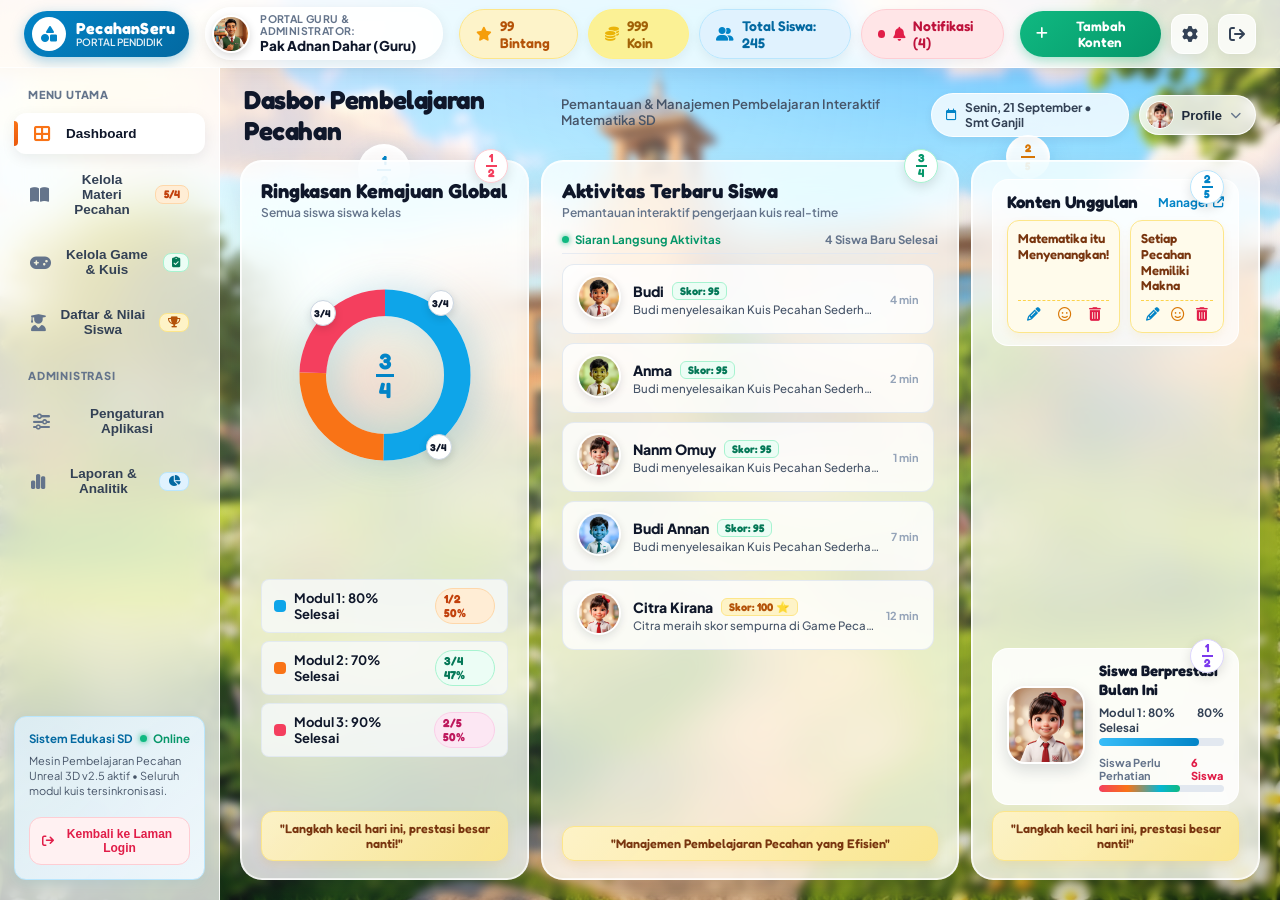
<file: admin.html>
<!DOCTYPE html>
<html lang="id">
<head>
  <meta charset="UTF-8">
  <meta name="viewport" content="width=device-width, initial-scale=1.0">
  <title>Dasbor Guru &amp; Administrator - PecahanSeru</title>
  <meta name="description" content="Full-screen teacher admin dashboard for children's educational math game about fractions, 3D cartoon style with frosted glassmorphism panels.">

  <!-- Google Fonts: Fredoka & Plus Jakarta Sans -->
  <link rel="preconnect" href="https://fonts.googleapis.com">
  <link rel="preconnect" href="https://fonts.gstatic.com" crossorigin>
  <link href="https://fonts.googleapis.com/css2?family=Fredoka:wght@400;500;600;700&family=Plus+Jakarta+Sans:wght@400;500;600;700;800&display=swap" rel="stylesheet">

  <!-- Font Awesome 6.5.1 -->
  <link rel="stylesheet" href="https://cdnjs.cloudflare.com/ajax/libs/font-awesome/6.5.1/css/all.min.css">

  <style>
    :root {
      --primary: #0284c7;
      --primary-dark: #0369a1;
      --accent-orange: #f97316;
      --accent-pink: #f43f5e;
      --accent-green: #10b981;
      --accent-yellow: #f59e0b;
      --accent-purple: #8b5cf6;
      --text-main: #0f172a;
      --text-sub: #475569;
      --text-muted: #64748b;
      --glass-bg: rgba(255, 255, 255, 0.78);
      --glass-bg-subtle: rgba(255, 255, 255, 0.65);
      --glass-bg-hover: rgba(255, 255, 255, 0.92);
      --glass-border: rgba(255, 255, 255, 0.85);
      --glass-border-subtle: rgba(255, 255, 255, 0.5);
      --glass-shadow: 0 12px 32px -4px rgba(15, 23, 42, 0.12), 0 0 0 1px rgba(255, 255, 255, 0.7) inset;
      --glass-shadow-hover: 0 18px 40px -4px rgba(15, 23, 42, 0.18), 0 0 0 1px rgba(255, 255, 255, 0.9) inset;
      --radius-xl: 22px;
      --radius-lg: 16px;
      --radius-md: 12px;
      --radius-sm: 8px;
    }

    * {
      box-sizing: border-box;
      margin: 0;
      padding: 0;
    }

    html, body {
      width: 100%;
      height: 100%;
      overflow: hidden;
      font-family: 'Plus Jakarta Sans', sans-serif;
      color: var(--text-main);
      background-color: #38bdf8;
    }

    /* ======================================================== */
    /* 3D SCENIC GARDEN BACKGROUND LAYER                        */
    /* ======================================================== */
    .bg-canvas-container {
      position: fixed;
      inset: 0;
      z-index: 0;
      pointer-events: none;
      overflow: hidden;
    }

    .bg-garden-img {
      width: 100%;
      height: 100%;
      object-fit: cover;
      object-position: center 72%;
      filter: saturate(1.15) brightness(1.02);
      transform: scale(1.02);
      animation: gentlePan 40s ease-in-out infinite alternate;
    }

    @keyframes gentlePan {
      0% { transform: scale(1.02) translate(0, 0); }
      100% { transform: scale(1.05) translate(-14px, -8px); }
    }

    .bg-frosted-overlay {
      position: absolute;
      inset: 0;
      background: radial-gradient(circle at 50% 10%, rgba(255, 255, 255, 0.3) 0%, rgba(240, 249, 255, 0.15) 60%, rgba(15, 23, 42, 0.25) 100%);
      backdrop-filter: blur(4px);
    }

    /* Floating Math Fraction Bubbles */
    .float-fraction-bubble {
      position: absolute;
      display: flex;
      flex-direction: column;
      align-items: center;
      justify-content: center;
      font-family: 'Fredoka', sans-serif;
      font-weight: 700;
      background: rgba(255, 255, 255, 0.88);
      border: 2px solid rgba(255, 255, 255, 0.95);
      border-radius: 50%;
      box-shadow: 0 10px 25px rgba(2, 132, 199, 0.22), inset 0 2px 4px rgba(255, 255, 255, 0.9);
      backdrop-filter: blur(10px);
      z-index: 1;
      pointer-events: none;
      user-select: none;
      animation: floatDrift 8s ease-in-out infinite alternate;
    }

    .float-fraction-bubble span.divider-bar {
      width: 14px;
      height: 2px;
      background: currentColor;
      margin: 1px 0;
    }

    .f-bubble-1 { width: 52px; height: 52px; font-size: 13px; color: #0284c7; top: 16%; left: 28%; animation-delay: 0s; }
    .f-bubble-2 { width: 46px; height: 46px; font-size: 12px; color: #059669; top: 22%; left: 56%; animation-delay: 2s; }
    .f-bubble-3 { width: 44px; height: 44px; font-size: 11px; color: #d97706; top: 15%; right: 18%; animation-delay: 3.5s; }
    .f-bubble-4 { width: 48px; height: 48px; font-size: 12px; color: #7c3aed; bottom: 8%; right: 4%; animation-delay: 1.2s; }

    @keyframes floatDrift {
      0% { transform: translateY(0) rotate(0deg); }
      50% { transform: translateY(-16px) rotate(5deg); }
      100% { transform: translateY(8px) rotate(-4deg); }
    }

    /* ======================================================== */
    /* FULL-SCREEN APPLICATION SHELL                            */
    /* ======================================================== */
    .app-viewport-shell {
      position: relative;
      z-index: 2;
      width: 100vw;
      height: 100vh;
      display: flex;
      flex-direction: column;
      overflow: hidden;
    }

    /* ======================================================== */
    /* 1. CONTINUOUS EDGE-TO-EDGE TOP HEADER BAR                */
    /* ======================================================== */
    .continuous-topbar {
      width: 100%;
      height: 68px;
      flex-shrink: 0;
      background: rgba(255, 255, 255, 0.82);
      backdrop-filter: blur(24px) saturate(180%);
      border-bottom: 1.5px solid var(--glass-border);
      box-shadow: 0 4px 20px rgba(15, 23, 42, 0.08);
      display: flex;
      align-items: center;
      justify-content: space-between;
      padding: 0 24px;
      gap: 16px;
    }

    .topbar-left-cluster {
      display: flex;
      align-items: center;
      gap: 16px;
    }

    /* App Brand Pill */
    .brand-logo-pill {
      display: flex;
      align-items: center;
      gap: 10px;
      padding: 6px 14px 6px 8px;
      background: linear-gradient(135deg, #0284c7, #0369a1);
      border-radius: 999px;
      color: #fff;
      text-decoration: none;
      box-shadow: 0 4px 14px rgba(2, 132, 199, 0.35);
      transition: transform 0.2s cubic-bezier(0.34, 1.56, 0.64, 1);
    }

    .brand-logo-pill:hover {
      transform: scale(1.03);
    }

    .brand-icon-wrap {
      width: 34px;
      height: 34px;
      border-radius: 50%;
      background: #fff;
      color: #0284c7;
      display: flex;
      align-items: center;
      justify-content: center;
      font-size: 16px;
      font-weight: 800;
    }

    .brand-text-wrap {
      display: flex;
      flex-direction: column;
      line-height: 1.15;
    }

    .brand-title {
      font-family: 'Fredoka', sans-serif;
      font-size: 16px;
      font-weight: 700;
      letter-spacing: 0.2px;
    }

    .brand-tag {
      font-size: 10px;
      font-weight: 600;
      opacity: 0.9;
    }

    /* Teacher Profile Pill */
    .teacher-badge-pill {
      display: flex;
      align-items: center;
      gap: 10px;
      padding: 5px 16px 5px 6px;
      background: var(--glass-bg);
      backdrop-filter: blur(12px);
      border: 1.5px solid var(--glass-border);
      border-radius: 999px;
      box-shadow: 0 4px 14px rgba(15, 23, 42, 0.08);
    }

    .teacher-avatar-circle {
      width: 38px;
      height: 38px;
      border-radius: 50%;
      object-fit: cover;
      border: 2px solid #fff;
      box-shadow: 0 3px 8px rgba(0, 0, 0, 0.15);
      background: #e2e8f0;
    }

    .teacher-info-text {
      display: flex;
      flex-direction: column;
      line-height: 1.2;
    }

    .teacher-role-tag {
      font-size: 10.5px;
      font-weight: 700;
      color: var(--text-muted);
      text-transform: uppercase;
      letter-spacing: 0.4px;
    }

    .teacher-fullname {
      font-size: 13.5px;
      font-weight: 800;
      color: var(--text-main);
    }

    /* Topbar Center Stats */
    .topbar-stats-cluster {
      display: flex;
      align-items: center;
      gap: 10px;
    }

    .metric-pill-btn {
      display: inline-flex;
      align-items: center;
      gap: 8px;
      padding: 7px 16px;
      border-radius: 999px;
      font-family: 'Fredoka', sans-serif;
      font-size: 14px;
      font-weight: 600;
      border: 1.5px solid;
      box-shadow: 0 4px 12px rgba(15, 23, 42, 0.06);
      transition: all 0.2s cubic-bezier(0.34, 1.56, 0.64, 1);
      cursor: default;
    }

    .metric-pill-btn:hover {
      transform: translateY(-2px);
    }

    .metric-star {
      background: rgba(254, 243, 199, 0.95);
      border-color: #fde68a;
      color: #b45309;
    }

    .metric-coin {
      background: rgba(254, 240, 138, 0.9);
      border-color: #fef08a;
      color: #a16207;
    }

    .metric-students {
      background: rgba(224, 242, 254, 0.95);
      border-color: #bae6fd;
      color: #0369a1;
    }

    .metric-notif {
      background: rgba(255, 228, 230, 0.95);
      border-color: #fecdd3;
      color: #be123c;
      cursor: pointer;
      position: relative;
    }

    .metric-notif:hover {
      background: #ffe4e6;
      box-shadow: 0 6px 16px rgba(225, 29, 72, 0.2);
    }

    .notif-badge-pulse {
      width: 8px;
      height: 8px;
      border-radius: 50%;
      background: #e11d48;
      box-shadow: 0 0 0 0 rgba(225, 29, 72, 0.7);
      animation: pulseAlert 1.8s infinite;
    }

    @keyframes pulseAlert {
      0% { box-shadow: 0 0 0 0 rgba(225, 29, 72, 0.7); }
      70% { box-shadow: 0 0 0 7px rgba(225, 29, 72, 0); }
      100% { box-shadow: 0 0 0 0 rgba(225, 29, 72, 0); }
    }

    /* Topbar Right Actions */
    .topbar-right-cluster {
      display: flex;
      align-items: center;
      gap: 10px;
    }

    .topbar-search-box {
      display: flex;
      align-items: center;
      gap: 8px;
      padding: 6px 14px;
      background: rgba(255, 255, 255, 0.9);
      border: 1.5px solid var(--glass-border);
      border-radius: 999px;
      box-shadow: inset 0 2px 4px rgba(0, 0, 0, 0.04);
      width: 200px;
      transition: width 0.2s ease, border-color 0.2s ease;
    }

    .topbar-search-box:focus-within {
      width: 250px;
      border-color: var(--primary);
      background: #fff;
    }

    .topbar-search-box input {
      border: none;
      background: transparent;
      outline: none;
      font-size: 13px;
      font-weight: 600;
      color: var(--text-main);
      width: 100%;
    }

    .btn-create-content {
      display: inline-flex;
      align-items: center;
      gap: 8px;
      padding: 7px 16px;
      background: linear-gradient(135deg, #10b981 0%, #059669 100%);
      color: #fff;
      border: none;
      border-radius: 999px;
      font-family: 'Fredoka', sans-serif;
      font-size: 13.5px;
      font-weight: 600;
      cursor: pointer;
      box-shadow: 0 4px 12px rgba(16, 185, 129, 0.35);
      transition: all 0.2s cubic-bezier(0.34, 1.56, 0.64, 1);
    }

    .btn-create-content:hover {
      transform: translateY(-2px);
      box-shadow: 0 6px 18px rgba(16, 185, 129, 0.45);
    }

    .topbar-icon-btn {
      width: 40px;
      height: 40px;
      border-radius: 12px;
      background: var(--glass-bg);
      border: 1.5px solid var(--glass-border);
      color: #334155;
      font-size: 16px;
      display: flex;
      align-items: center;
      justify-content: center;
      cursor: pointer;
      transition: all 0.2s ease;
      box-shadow: 0 4px 12px rgba(15, 23, 42, 0.06);
    }

    .topbar-icon-btn:hover {
      transform: translateY(-2px);
      background: #fff;
      color: var(--primary);
    }

    .topbar-icon-btn.btn-logout:hover {
      color: #e11d48;
    }

    /* ======================================================== */
    /* 2. BODY WORKSPACE: FULL-HEIGHT SIDEBAR + 3-COL CONTENT   */
    /* ======================================================== */
    .dashboard-workspace-grid {
      display: grid;
      grid-template-columns: 270px 1fr;
      width: 100%;
      height: calc(100vh - 68px);
      overflow: hidden;
    }

    /* -------------------------------------------------------- */
    /* FULL-HEIGHT LEFT SIDEBAR                                 */
    /* -------------------------------------------------------- */
    .vertical-full-sidebar {
      height: 100%;
      background: rgba(255, 255, 255, 0.75);
      backdrop-filter: blur(24px) saturate(180%);
      border-right: 1.5px solid var(--glass-border);
      display: flex;
      flex-direction: column;
      justify-content: space-between;
      padding: 20px 14px;
      gap: 16px;
      overflow-y: auto;
    }

    .sidebar-nav-group {
      display: flex;
      flex-direction: column;
      gap: 6px;
    }

    .sidebar-section-title {
      font-size: 11px;
      font-weight: 800;
      color: var(--text-muted);
      text-transform: uppercase;
      letter-spacing: 0.8px;
      padding: 0 14px 6px 14px;
    }

    .sidebar-nav-item {
      display: flex;
      align-items: center;
      justify-content: space-between;
      gap: 12px;
      padding: 12px 16px;
      border-radius: var(--radius-md);
      font-size: 13.5px;
      font-weight: 700;
      color: #334155;
      text-decoration: none;
      border: none;
      background: transparent;
      width: 100%;
      cursor: pointer;
      transition: all 0.2s ease;
      position: relative;
    }

    .sidebar-item-left {
      display: flex;
      align-items: center;
      gap: 12px;
    }

    .sidebar-item-icon {
      font-size: 17px;
      width: 24px;
      color: #64748b;
      display: flex;
      align-items: center;
      justify-content: center;
      transition: color 0.2s ease;
    }

    .sidebar-nav-item:hover {
      background: rgba(241, 245, 249, 0.9);
      color: #0f172a;
    }

    .sidebar-nav-item:hover .sidebar-item-icon {
      color: var(--primary);
    }

    .sidebar-nav-item.active {
      background: #ffffff;
      color: #0f172a;
      box-shadow: 0 4px 14px rgba(15, 23, 42, 0.08);
    }

    .sidebar-nav-item.active::before {
      content: '';
      position: absolute;
      left: 0;
      top: 8px;
      bottom: 8px;
      width: 4px;
      border-radius: 0 4px 4px 0;
      background: linear-gradient(180deg, #f97316 0%, #ea580c 100%);
    }

    .sidebar-nav-item.active .sidebar-item-icon {
      color: #f97316;
    }

    .nav-badge-pill {
      font-family: 'Fredoka', sans-serif;
      font-size: 11px;
      font-weight: 700;
      padding: 3px 8px;
      border-radius: 8px;
      line-height: 1;
    }

    .badge-fraction { background: #ffedd5; color: #c2410c; border: 1px solid #fed7aa; }
    .badge-check    { background: #ecfdf5; color: #047857; border: 1px solid #a7f3d0; }
    .badge-trophy   { background: #fef3c7; color: #b45309; border: 1px solid #fde68a; }
    .badge-chart    { background: #e0f2fe; color: #0369a1; border: 1px solid #bae6fd; }

    /* Bottom Status Card in Sidebar */
    .sidebar-footer-card {
      background: linear-gradient(135deg, rgba(224, 242, 254, 0.8), rgba(240, 249, 255, 0.95));
      border: 1.5px solid #bae6fd;
      border-radius: var(--radius-md);
      padding: 14px;
      display: flex;
      flex-direction: column;
      gap: 8px;
      box-shadow: 0 4px 12px rgba(2, 132, 199, 0.08);
    }

    .system-status-row {
      display: flex;
      align-items: center;
      justify-content: space-between;
      font-size: 11.5px;
      font-weight: 700;
      color: #0369a1;
    }

    .status-live-indicator {
      display: inline-flex;
      align-items: center;
      gap: 6px;
      color: #059669;
    }

    .status-dot {
      width: 7px;
      height: 7px;
      border-radius: 50%;
      background: #10b981;
      box-shadow: 0 0 6px #10b981;
    }

    .sidebar-footer-card p {
      font-size: 11px;
      color: #475569;
      line-height: 1.35;
    }

    /* -------------------------------------------------------- */
    /* FULL-SCREEN MAIN CONTENT WORKSPACE                       */
    /* -------------------------------------------------------- */
    .dashboard-main-stage {
      height: 100%;
      display: flex;
      flex-direction: column;
      padding: 16px 20px 20px 20px;
      gap: 14px;
      overflow: hidden;
    }

    /* Subheader / Title Bar */
    .stage-header-bar {
      display: flex;
      align-items: center;
      justify-content: space-between;
      flex-shrink: 0;
      padding: 0 4px;
    }

    .stage-title-group {
      display: flex;
      align-items: baseline;
      gap: 12px;
    }

    .stage-main-title {
      font-family: 'Fredoka', 'Plus Jakarta Sans', sans-serif;
      font-size: 26px;
      font-weight: 700;
      color: var(--text-main);
      letter-spacing: -0.4px;
    }

    .stage-subtitle {
      font-size: 13px;
      font-weight: 600;
      color: var(--text-sub);
    }

    .stage-controls-right {
      display: flex;
      align-items: center;
      gap: 10px;
    }

    .time-calendar-pill {
      display: inline-flex;
      align-items: center;
      gap: 8px;
      padding: 6px 14px;
      background: var(--glass-bg);
      border: 1.5px solid var(--glass-border);
      border-radius: 999px;
      font-size: 12px;
      font-weight: 700;
      color: #334155;
      box-shadow: 0 3px 10px rgba(15, 23, 42, 0.06);
    }

    .profile-select-btn {
      display: inline-flex;
      align-items: center;
      gap: 8px;
      padding: 5px 14px 5px 6px;
      background: var(--glass-bg);
      backdrop-filter: blur(12px);
      border: 1.5px solid var(--glass-border);
      border-radius: 999px;
      font-size: 13px;
      font-weight: 700;
      color: #1e293b;
      cursor: pointer;
      box-shadow: 0 4px 12px rgba(15, 23, 42, 0.08);
      transition: all 0.2s ease;
    }

    .profile-select-btn:hover {
      background: #fff;
      transform: translateY(-1px);
    }

    .profile-avatar-mini {
      width: 28px;
      height: 28px;
      border-radius: 50%;
      object-fit: cover;
      border: 1.5px solid #fff;
    }

    /* ======================================================== */
    /* 3. EDGE-TO-EDGE COHESIVE 3-COLUMN LAYOUT                 */
    /* ======================================================== */
    .edge-to-edge-columns-grid {
      display: grid;
      grid-template-columns: 1fr 1.22fr 1.15fr;
      gap: 16px;
      flex: 1;
      height: 100%;
      min-height: 0;
      align-items: stretch;
    }

    /* Cohesive Frosted Glass Panel Container */
    .cohesive-glass-panel {
      background: var(--glass-bg);
      backdrop-filter: blur(24px) saturate(180%);
      border: 1.5px solid var(--glass-border);
      border-radius: var(--radius-xl);
      box-shadow: var(--glass-shadow);
      padding: 18px 20px;
      position: relative;
      display: flex;
      flex-direction: column;
      justify-content: space-between;
      height: 100%;
      min-height: 0;
      transition: transform 0.25s cubic-bezier(0.34, 1.56, 0.64, 1), box-shadow 0.25s ease;
    }

    .cohesive-glass-panel:hover {
      box-shadow: var(--glass-shadow-hover);
    }

    /* Top Floating Fraction Badge */
    .panel-fraction-badge {
      position: absolute;
      top: -12px;
      right: 20px;
      display: inline-flex;
      flex-direction: column;
      align-items: center;
      justify-content: center;
      width: 34px;
      height: 34px;
      border-radius: 50%;
      background: #ffffff;
      border: 1.5px solid #cbd5e1;
      box-shadow: 0 4px 12px rgba(0, 0, 0, 0.12);
      font-family: 'Fredoka', sans-serif;
      font-size: 11.5px;
      font-weight: 700;
      line-height: 1;
      z-index: 5;
    }

    .panel-fraction-badge span.fraction-bar {
      width: 11px;
      height: 1.5px;
      background: currentColor;
      margin: 1px 0;
    }

    .fbadge-coral  { color: #f43f5e; border-color: #fecdd3; }
    .fbadge-green  { color: #059669; border-color: #a7f3d0; }
    .fbadge-sky    { color: #0284c7; border-color: #bae6fd; }
    .fbadge-purple { color: #7c3aed; border-color: #ddd6fe; }

    /* Panel Header */
    .panel-heading-wrap {
      margin-bottom: 12px;
      flex-shrink: 0;
    }

    .panel-main-title {
      font-family: 'Fredoka', 'Plus Jakarta Sans', sans-serif;
      font-size: 20px;
      font-weight: 700;
      color: var(--text-main);
      line-height: 1.2;
    }

    .panel-sub-title {
      font-size: 12px;
      font-weight: 600;
      color: var(--text-muted);
      margin-top: 2px;
    }

    /* -------------------------------------------------------- */
    /* COLUMN 1: RINGKASAN KEMAJUAN GLOBAL                      */
    /* -------------------------------------------------------- */
    .panel-body-column-1 {
      display: flex;
      flex-direction: column;
      justify-content: space-around;
      flex: 1;
      min-height: 0;
      gap: 12px;
    }

    .donut-chart-wrapper {
      position: relative;
      width: 190px;
      height: 190px;
      margin: 0 auto;
      display: flex;
      align-items: center;
      justify-content: center;
      flex-shrink: 0;
    }

    .donut-chart-svg {
      width: 100%;
      height: 100%;
      transform: rotate(-90deg);
      filter: drop-shadow(0 8px 18px rgba(2, 132, 199, 0.22));
    }

    .donut-center-badge {
      position: absolute;
      display: flex;
      flex-direction: column;
      align-items: center;
      justify-content: center;
      pointer-events: none;
      text-align: center;
    }

    .donut-center-fraction-text {
      font-family: 'Fredoka', sans-serif;
      font-size: 22px;
      font-weight: 700;
      color: #0284c7;
      display: flex;
      flex-direction: column;
      align-items: center;
      line-height: 1;
    }

    .donut-center-fraction-text span.mid-line {
      width: 18px;
      height: 2.5px;
      background: #0284c7;
      margin: 2px 0;
    }

    .slice-badge-tag {
      position: absolute;
      width: 26px;
      height: 26px;
      border-radius: 50%;
      background: #fff;
      border: 1.5px solid #cbd5e1;
      font-family: 'Fredoka', sans-serif;
      font-size: 10px;
      font-weight: 700;
      display: flex;
      align-items: center;
      justify-content: center;
      box-shadow: 0 3px 8px rgba(0, 0, 0, 0.12);
      color: #0f172a;
    }

    .slice-top    { top: 10px; right: 26px; }
    .slice-bottom { bottom: 10px; right: 28px; }
    .slice-left   { top: 20px; left: 20px; }

    /* Module Breakdown Rows */
    .module-progress-list {
      display: flex;
      flex-direction: column;
      gap: 8px;
    }

    .module-row-item {
      display: flex;
      align-items: center;
      justify-content: space-between;
      gap: 10px;
      padding: 8px 12px;
      border-radius: var(--radius-sm);
      background: rgba(248, 250, 252, 0.8);
      border: 1px solid rgba(226, 232, 240, 0.9);
      font-size: 13px;
      font-weight: 700;
      transition: background 0.2s ease, transform 0.2s ease;
    }

    .module-row-item:hover {
      background: #ffffff;
      transform: translateX(3px);
    }

    .module-dot-label {
      display: flex;
      align-items: center;
      gap: 8px;
    }

    .module-dot {
      width: 12px;
      height: 12px;
      border-radius: 4px;
      flex-shrink: 0;
    }

    .mdot-1 { background: #0ea5e9; }
    .mdot-2 { background: #f97316; }
    .mdot-3 { background: #f43f5e; }
    .mdot-4 { background: #10b981; }

    .module-fraction-tag {
      font-family: 'Fredoka', sans-serif;
      font-size: 11.5px;
      font-weight: 700;
      padding: 3px 8px;
      border-radius: 999px;
      border: 1px solid;
    }

    .ftag-orange { background: #ffedd5; color: #c2410c; border-color: #fed7aa; }
    .ftag-green  { background: #ecfdf5; color: #047857; border-color: #a7f3d0; }
    .ftag-pink   { background: #fce7f3; color: #be185d; border-color: #fbcfe8; }
    .ftag-blue   { background: #e0f2fe; color: #0369a1; border-color: #bae6fd; }

    /* -------------------------------------------------------- */
    /* COLUMN 2: AKTIVITAS TERBARU SISWA (EXPANDED FEED)        */
    /* -------------------------------------------------------- */
    .panel-body-column-2 {
      display: flex;
      flex-direction: column;
      flex: 1;
      min-height: 0;
      gap: 10px;
    }

    .activity-filter-bar {
      display: flex;
      align-items: center;
      justify-content: space-between;
      gap: 8px;
      padding-bottom: 6px;
      border-bottom: 1px solid rgba(226, 232, 240, 0.8);
      flex-shrink: 0;
    }

    .activity-live-badge {
      display: inline-flex;
      align-items: center;
      gap: 6px;
      font-size: 11.5px;
      font-weight: 700;
      color: #059669;
    }

    .activity-scrollable-feed {
      display: flex;
      flex-direction: column;
      gap: 9px;
      flex: 1;
      min-height: 0;
      overflow-y: auto;
      padding-right: 4px;
    }

    .activity-scrollable-feed::-webkit-scrollbar {
      width: 5px;
    }

    .activity-scrollable-feed::-webkit-scrollbar-thumb {
      background: rgba(148, 163, 184, 0.5);
      border-radius: 999px;
    }

    .activity-row-card {
      display: flex;
      align-items: center;
      gap: 12px;
      padding: 10px 14px;
      border-radius: var(--radius-md);
      background: rgba(255, 255, 255, 0.8);
      border: 1px solid rgba(226, 232, 240, 0.9);
      transition: all 0.2s cubic-bezier(0.34, 1.56, 0.64, 1);
      cursor: pointer;
    }

    .activity-row-card:hover {
      transform: translateX(4px);
      background: #ffffff;
      box-shadow: 0 6px 16px -4px rgba(15, 23, 42, 0.1);
      border-color: #cbd5e1;
    }

    .student-avatar-wrap {
      position: relative;
      flex-shrink: 0;
    }

    .student-avatar-thumb {
      width: 44px;
      height: 44px;
      border-radius: 50%;
      object-fit: cover;
      border: 2px solid #fff;
      box-shadow: 0 3px 8px rgba(15, 23, 42, 0.12);
      background: #e2e8f0;
    }

    .activity-text-meta {
      flex: 1;
      min-width: 0;
    }

    .activity-student-title {
      display: flex;
      align-items: center;
      gap: 8px;
    }

    .student-name-strong {
      font-size: 14px;
      font-weight: 800;
      color: #0f172a;
    }

    .student-score-tag {
      font-family: 'Fredoka', sans-serif;
      font-size: 11px;
      font-weight: 700;
      padding: 1px 7px;
      border-radius: 6px;
      background: #ecfdf5;
      color: #047857;
      border: 1px solid #a7f3d0;
    }

    .activity-action-desc {
      font-size: 11.5px;
      font-weight: 500;
      color: #475569;
      white-space: nowrap;
      overflow: hidden;
      text-overflow: ellipsis;
      margin-top: 2px;
    }

    .activity-time-text {
      font-size: 11px;
      font-weight: 700;
      color: #94a3b8;
      flex-shrink: 0;
    }

    /* -------------------------------------------------------- */
    /* COLUMN 3: KONTEN UNGGULAN & SISWA BERPRESTASI            */
    /* -------------------------------------------------------- */
    .panel-body-column-3 {
      display: flex;
      flex-direction: column;
      justify-content: space-between;
      flex: 1;
      min-height: 0;
      gap: 12px;
    }

    /* Konten Unggulan Subcard */
    .subcard-featured-content {
      background: rgba(255, 255, 255, 0.72);
      border-radius: var(--radius-lg);
      padding: 12px 14px;
      border: 1px solid rgba(255, 255, 255, 0.9);
      position: relative;
    }

    .featured-top-header {
      display: flex;
      align-items: center;
      justify-content: space-between;
      margin-bottom: 8px;
    }

    .featured-manage-link {
      font-size: 12px;
      font-weight: 700;
      color: #0284c7;
      text-decoration: none;
      cursor: pointer;
      display: flex;
      align-items: center;
      gap: 4px;
    }

    .featured-manage-link:hover {
      color: #0369a1;
      text-decoration: underline;
    }

    .mini-featured-grid {
      display: grid;
      grid-template-columns: 1fr 1fr;
      gap: 10px;
    }

    .mini-content-box {
      background: #fffbeb;
      border: 1.5px solid #fde68a;
      border-radius: var(--radius-md);
      padding: 10px;
      display: flex;
      flex-direction: column;
      justify-content: space-between;
      gap: 6px;
      box-shadow: 0 4px 10px rgba(245, 158, 11, 0.08);
      transition: all 0.2s ease;
    }

    .mini-content-box:hover {
      transform: translateY(-2px);
      box-shadow: 0 8px 16px rgba(245, 158, 11, 0.16);
    }

    .mini-content-box-title {
      font-family: 'Fredoka', sans-serif;
      font-size: 13px;
      font-weight: 600;
      color: #78350f;
      line-height: 1.2;
    }

    .mini-box-actions {
      display: flex;
      align-items: center;
      justify-content: space-around;
      padding-top: 6px;
      border-top: 1px dashed #fcd34d;
    }

    .mini-action-icon {
      border: none;
      background: transparent;
      font-size: 13.5px;
      cursor: pointer;
      color: #92400e;
      transition: transform 0.15s ease;
    }

    .mini-action-icon:hover {
      transform: scale(1.25);
    }

    .icon-edit   { color: #0284c7; }
    .icon-smile  { color: #d97706; }
    .icon-delete { color: #e11d48; }

    /* Siswa Berprestasi Subcard */
    .subcard-top-student {
      background: rgba(255, 255, 255, 0.85);
      border-radius: var(--radius-lg);
      padding: 12px 14px;
      border: 1.5px solid rgba(255, 255, 255, 0.95);
      display: flex;
      align-items: center;
      gap: 14px;
      position: relative;
    }

    .top-student-avatar-wrap {
      position: relative;
      flex-shrink: 0;
    }

    .top-student-portrait-img {
      width: 78px;
      height: 78px;
      border-radius: 18px;
      object-fit: cover;
      border: 2px solid #fff;
      box-shadow: 0 6px 16px rgba(15, 23, 42, 0.14);
      background: #f1f5f9;
    }

    .top-student-meta-wrap {
      flex: 1;
      min-width: 0;
      display: flex;
      flex-direction: column;
      gap: 6px;
    }

    .top-student-heading {
      font-family: 'Fredoka', sans-serif;
      font-size: 15px;
      font-weight: 700;
      color: #0f172a;
    }

    .progress-unit {
      display: flex;
      flex-direction: column;
      gap: 3px;
    }

    .progress-meta-row {
      font-size: 11.5px;
      font-weight: 700;
      color: #334155;
      display: flex;
      justify-content: space-between;
    }

    .progress-bar-slot {
      height: 7.5px;
      border-radius: 999px;
      background: #e2e8f0;
      overflow: hidden;
      position: relative;
    }

    .progress-fill-blue {
      height: 100%;
      width: 80%;
      background: linear-gradient(90deg, #38bdf8 0%, #0284c7 100%);
      border-radius: 999px;
    }

    .progress-fill-rainbow {
      height: 100%;
      width: 65%;
      background: linear-gradient(90deg, #f43f5e 0%, #f97316 35%, #06b6d4 75%, #10b981 100%);
      border-radius: 999px;
    }

    /* Bottom Motivational Quote Capsules */
    .panel-footer-capsule {
      flex-shrink: 0;
      margin-top: 6px;
      padding: 9px 12px;
      border-radius: var(--radius-md);
      background: linear-gradient(135deg, rgba(254, 243, 199, 0.95), rgba(253, 230, 138, 0.9));
      border: 1.5px solid #fde68a;
      box-shadow: 0 4px 10px rgba(245, 158, 11, 0.12);
      text-align: center;
      font-family: 'Fredoka', 'Plus Jakarta Sans', sans-serif;
      font-size: 12.5px;
      font-weight: 600;
      color: #78350f;
    }

    /* Modal Overlay */
    .modal-overlay {
      position: fixed;
      inset: 0;
      background: rgba(15, 23, 42, 0.55);
      backdrop-filter: blur(8px);
      z-index: 999;
      display: flex;
      align-items: center;
      justify-content: center;
      padding: 20px;
      opacity: 0;
      pointer-events: none;
      transition: opacity 0.25s ease;
    }

    .modal-overlay.active {
      opacity: 1;
      pointer-events: auto;
    }

    .modal-box-card {
      background: #ffffff;
      border-radius: var(--radius-xl);
      padding: 24px;
      max-width: 520px;
      width: 100%;
      box-shadow: 0 25px 50px -12px rgba(15, 23, 42, 0.25);
      transform: translateY(20px) scale(0.96);
      transition: transform 0.25s cubic-bezier(0.34, 1.56, 0.64, 1);
    }

    .modal-overlay.active .modal-box-card {
      transform: translateY(0) scale(1);
    }

    /* ======================================================== */
    /* RESPONSIVE SCALING FOR TABLETS & LAPTOPS                 */
    /* ======================================================== */
    @media (max-width: 1280px) {
      .dashboard-workspace-grid {
        grid-template-columns: 220px 1fr;
      }
      .edge-to-edge-columns-grid {
        grid-template-columns: 1fr 1.15fr 1fr;
        gap: 12px;
      }
      .topbar-search-box {
        display: none;
      }
    }

    @media (max-width: 1024px) {
      html, body {
        overflow-y: auto;
        height: auto;
      }
      .app-viewport-shell {
        height: auto;
        min-height: 100vh;
      }
      .dashboard-workspace-grid {
        grid-template-columns: 1fr;
        height: auto;
      }
      .vertical-full-sidebar {
        height: auto;
        flex-direction: row;
        flex-wrap: wrap;
        border-right: none;
        border-bottom: 1.5px solid var(--glass-border);
      }
      .sidebar-nav-group {
        flex-direction: row;
        flex-wrap: wrap;
      }
      .edge-to-edge-columns-grid {
        grid-template-columns: 1fr;
        height: auto;
      }
      .cohesive-glass-panel {
        height: auto;
      }
      .activity-scrollable-feed {
        max-height: 380px;
      }
    }
  </style>
</head>
<body>

  <!-- 3D Scenic School Garden Background (Covering Entire Viewport) -->
  <div class="bg-canvas-container" aria-hidden="true">
    <img src="assets/admin_garden_bg.jpg" alt="3D School Garden Landscape" class="bg-garden-img" onerror="this.src='assets/admin_dashboard_mockup.png';">
    <div class="bg-frosted-overlay"></div>
  </div>

  <!-- Floating 3D Math Fraction Bubbles (Subtly Drift in Scenery) -->
  <div class="float-fraction-bubble f-bubble-1">
    <span>1</span>
    <span class="divider-bar"></span>
    <span>2</span>
  </div>

  <div class="float-fraction-bubble f-bubble-2">
    <span>3</span>
    <span class="divider-bar"></span>
    <span>4</span>
  </div>

  <div class="float-fraction-bubble f-bubble-3">
    <span>2</span>
    <span class="divider-bar"></span>
    <span>5</span>
  </div>

  <div class="float-fraction-bubble f-bubble-4">
    <span>1</span>
    <span class="divider-bar"></span>
    <span>2</span>
  </div>

  <!-- ======================================================== -->
  <!-- MAIN FULL-SCREEN APPLICATION SHELL                       -->
  <!-- ======================================================== -->
  <div class="app-viewport-shell">

    <!-- 1. CONTINUOUS FULL-WIDTH TOP HEADER BAR -->
    <header class="continuous-topbar">
      
      <!-- Left: Logo & Teacher Profile Pill -->
      <div class="topbar-left-cluster">
        
        <!-- App Logo Pill -->
        <a href="index.html" class="brand-logo-pill" title="Kembali ke Menu Utama PecahanSeru">
          <div class="brand-icon-wrap">
            <i class="fa-solid fa-shapes"></i>
          </div>
          <div class="brand-text-wrap">
            <span class="brand-title">PecahanSeru</span>
            <span class="brand-tag">PORTAL PENDIDIK</span>
          </div>
        </a>

        <!-- Teacher Profile Pill (Pak Adnan) -->
        <div class="teacher-badge-pill" title="Akun Terautentikasi: Administrator Guru">
          <img src="assets/teacher_pak_adnan.jpg" alt="Pak Adnan" class="teacher-avatar-circle" onerror="this.src='https://api.dicebear.com/7.x/bottts/svg?seed=adnan';">
          <div class="teacher-info-text">
            <span class="teacher-role-tag">Portal Guru &amp; Administrator:</span>
            <span class="teacher-fullname">Pak Adnan Dahar (Guru)</span>
          </div>
        </div>

      </div>

      <!-- Center: Stats Pills Cluster -->
      <div class="topbar-stats-cluster">
        
        <!-- 99 Bintang -->
        <div class="metric-pill-btn metric-star" title="Total Bintang Kelas">
          <i class="fa-solid fa-star" style="color: #f59e0b;"></i>
          <span>99 Bintang</span>
        </div>

        <!-- 999 Koin -->
        <div class="metric-pill-btn metric-coin" title="Total Koin Terkumpul">
          <i class="fa-solid fa-coins" style="color: #eab308;"></i>
          <span>999 Koin</span>
        </div>

        <!-- Total Siswa: 245 -->
        <div class="metric-pill-btn metric-students" title="Jumlah Siswa Aktif Terdaftar">
          <i class="fa-solid fa-user-group" style="color: #0284c7;"></i>
          <span>Total Siswa: 245</span>
        </div>

        <!-- Notifikasi (4) -->
        <div class="metric-pill-btn metric-notif" id="btnNotifTrigger" role="button" tabindex="0" title="Buka Notifikasi Kelas">
          <span class="notif-badge-pulse"></span>
          <i class="fa-solid fa-bell" style="color: #e11d48;"></i>
          <span>Notifikasi (4)</span>
        </div>

      </div>

      <!-- Right: Search, Quick Action, Settings & Logout -->
      <div class="topbar-right-cluster">
        
        <div class="topbar-search-box">
          <i class="fa-solid fa-magnifying-glass" style="color: #94a3b8; font-size: 13px;"></i>
          <input type="text" id="globalStudentSearch" placeholder="Cari siswa atau kuis...">
        </div>

        <button class="btn-create-content" id="btnQuickCreateMateri" title="Buat Materi / Kuis Baru">
          <i class="fa-solid fa-plus"></i>
          <span>Tambah Konten</span>
        </button>

        <button class="topbar-icon-btn" id="btnHeaderSettings" title="Pengaturan Dasbor" aria-label="Settings">
          <i class="fa-solid fa-gear"></i>
        </button>

        <button class="topbar-icon-btn btn-logout" id="btnHeaderLogout" title="Kembali ke Aplikasi Utama" aria-label="Logout">
          <i class="fa-solid fa-arrow-right-from-bracket"></i>
        </button>

      </div>

    </header>

    <!-- 2. FULL-HEIGHT WORKSPACE: SIDEBAR + 3-COLUMN DASHBOARD -->
    <div class="dashboard-workspace-grid">

      <!-- LEFT SIDEBAR: STRETCHING VERTICALLY TO THE BOTTOM -->
      <aside class="vertical-full-sidebar">
        
        <div class="sidebar-nav-group">
          <span class="sidebar-section-title">Menu Utama</span>

          <!-- Dashboard (Active) -->
          <button class="sidebar-nav-item active" data-tab="dashboard">
            <div class="sidebar-item-left">
              <span class="sidebar-item-icon"><i class="fa-solid fa-table-cells-large"></i></span>
              <span>Dashboard</span>
            </div>
          </button>

          <!-- Kelola Materi Pecahan -->
          <button class="sidebar-nav-item" data-tab="materi" onclick="window.location.href='index.html#materi'">
            <div class="sidebar-item-left">
              <span class="sidebar-item-icon"><i class="fa-solid fa-book-open"></i></span>
              <span>Kelola Materi Pecahan</span>
            </div>
            <span class="nav-badge-pill badge-fraction">5/4</span>
          </button>

          <!-- Kelola Game & Kuis -->
          <button class="sidebar-nav-item" data-tab="game" onclick="window.location.href='index.html#game'">
            <div class="sidebar-item-left">
              <span class="sidebar-item-icon"><i class="fa-solid fa-gamepad"></i></span>
              <span>Kelola Game &amp; Kuis</span>
            </div>
            <span class="nav-badge-pill badge-check"><i class="fa-solid fa-clipboard-check"></i></span>
          </button>

          <!-- Daftar & Nilai Siswa -->
          <button class="sidebar-nav-item" data-tab="siswa" onclick="window.location.href='index.html#hasil'">
            <div class="sidebar-item-left">
              <span class="sidebar-item-icon"><i class="fa-solid fa-user-graduate"></i></span>
              <span>Daftar &amp; Nilai Siswa</span>
            </div>
            <span class="nav-badge-pill badge-trophy"><i class="fa-solid fa-trophy"></i></span>
          </button>

          <span class="sidebar-section-title" style="margin-top: 14px;">Administrasi</span>

          <!-- Pengaturan Aplikasi -->
          <button class="sidebar-nav-item" data-tab="settings" id="btnSidebarSettings">
            <div class="sidebar-item-left">
              <span class="sidebar-item-icon"><i class="fa-solid fa-sliders"></i></span>
              <span>Pengaturan Aplikasi</span>
            </div>
          </button>

          <!-- Laporan & Analitik -->
          <button class="sidebar-nav-item" data-tab="analitik" id="btnSidebarAnalytics">
            <div class="sidebar-item-left">
              <span class="sidebar-item-icon"><i class="fa-solid fa-chart-simple"></i></span>
              <span>Laporan &amp; Analitik</span>
            </div>
            <span class="nav-badge-pill badge-chart"><i class="fa-solid fa-chart-pie"></i></span>
          </button>
        </div>

        <!-- Sidebar Bottom System Status Card -->
        <div class="sidebar-footer-card">
          <div class="system-status-row">
            <span>Sistem Edukasi SD</span>
            <span class="status-live-indicator">
              <span class="status-dot"></span> Online
            </span>
          </div>
          <p>Mesin Pembelajaran Pecahan Unreal 3D v2.5 aktif • Seluruh modul kuis tersinkronisasi.</p>
          <button 
            type="button" 
            onclick="if (confirm('Keluar dari Dasbor dan kembali ke laman login murid/admin?')) window.location.href='index.html';"
            style="margin-top: 10px; width: 100%; display: flex; align-items: center; justify-content: center; gap: 8px; padding: 9px 12px; border-radius: 12px; background: #fff1f2; border: 1.5px solid #fecdd3; color: #e11d48; font-size: 12px; font-weight: 800; cursor: pointer; transition: all 0.2s ease;"
            onmouseover="this.style.background='#ffe4e6'; this.style.transform='translateY(-1px)';"
            onmouseout="this.style.background='#fff1f2'; this.style.transform='none';"
            title="Kembali ke laman login murid & admin di index.html"
          >
            <i class="fa-solid fa-arrow-right-from-bracket"></i>
            <span>Kembali ke Laman Login</span>
          </button>
        </div>

      </aside>

      <!-- MAIN STAGE: PROPORTIONALLY SIZED FULL-SCREEN CONTENT -->
      <main class="dashboard-main-stage">

        <!-- Stage Title Bar & Controls -->
        <div class="stage-header-bar">
          <div class="stage-title-group">
            <h1 class="stage-main-title">Dasbor Pembelajaran Pecahan</h1>
            <span class="stage-subtitle">Pemantauan &amp; Manajemen Pembelajaran Interaktif Matematika SD</span>
          </div>

          <div class="stage-controls-right">
            <div class="time-calendar-pill" id="liveCalendarPill">
              <i class="fa-regular fa-calendar" style="color: #0284c7;"></i>
              <span id="currentDateDisplay">Senin, 21 September • Smt Ganjil</span>
            </div>

            <!-- Profile Dropdown Button -->
            <button class="profile-select-btn" id="btnStageProfile">
              <img src="assets/top_student_girl.jpg" alt="Profile" class="profile-avatar-mini" onerror="this.src='https://api.dicebear.com/7.x/bottts/svg?seed=profile';">
              <span>Profile</span>
              <i class="fa-solid fa-chevron-down" style="font-size: 11px; color: #64748b;"></i>
            </button>
          </div>
        </div>

        <!-- COHESIVE FULL-WIDTH 3-COLUMN LAYOUT FILLING VERTICAL SPACE -->
        <div class="edge-to-edge-columns-grid">

          <!-- ============================================== -->
          <!-- PANEL 1: RINGKASAN KEMAJUAN GLOBAL             -->
          <!-- ============================================== -->
          <section class="cohesive-glass-panel">
            
            <!-- Floating Representative Fraction Badge: 1/2 -->
            <div class="panel-fraction-badge fbadge-coral" title="Pecahan Representatif">
              <span>1</span>
              <span class="fraction-bar"></span>
              <span>2</span>
            </div>

            <div class="panel-heading-wrap">
              <h2 class="panel-main-title">Ringkasan Kemajuan Global</h2>
              <p class="panel-sub-title">Semua siswa siswa kelas</p>
            </div>

            <div class="panel-body-column-1">
              
              <!-- Sized Interactive Donut Chart -->
              <div class="donut-chart-wrapper">
                <svg class="donut-chart-svg" viewBox="0 0 100 100">
                  <!-- Background Track -->
                  <circle cx="50" cy="50" r="38" fill="none" stroke="#f1f5f9" stroke-width="14" />
                  <!-- Modul 1 (Cyan/Blue): 50% = 119.38 circumference units -->
                  <circle cx="50" cy="50" r="38" fill="none" stroke="#0ea5e9" stroke-width="14"
                          stroke-dasharray="120 238.76" stroke-dashoffset="0" />
                  <!-- Modul 2 (Orange): 25% = 59.69 units -->
                  <circle cx="50" cy="50" r="38" fill="none" stroke="#f97316" stroke-width="14"
                          stroke-dasharray="60 238.76" stroke-dashoffset="-120" />
                  <!-- Modul 3 (Coral/Pink): 25% = 59.69 units -->
                  <circle cx="50" cy="50" r="38" fill="none" stroke="#f43f5e" stroke-width="14"
                          stroke-dasharray="59 238.76" stroke-dashoffset="-180" />
                </svg>

                <!-- Floating Slice Fraction Labels -->
                <div class="slice-badge-tag slice-top" title="Proporsi Modul 1">3/4</div>
                <div class="slice-badge-tag slice-bottom" title="Proporsi Modul 2">3/4</div>
                <div class="slice-badge-tag slice-left" title="Proporsi Modul 3">3/4</div>

                <!-- Center Fraction Information -->
                <div class="donut-center-badge">
                  <div class="donut-center-fraction-text">
                    <span>3</span>
                    <span class="mid-line"></span>
                    <span>4</span>
                  </div>
                </div>
              </div>

              <!-- Module Progress Breakdown Rows -->
              <div class="module-progress-list">
                <div class="module-row-item">
                  <div class="module-dot-label">
                    <span class="module-dot mdot-1"></span>
                    <span>Modul 1: 80% Selesai</span>
                  </div>
                  <span class="module-fraction-tag ftag-orange">1/2 50%</span>
                </div>

                <div class="module-row-item">
                  <div class="module-dot-label">
                    <span class="module-dot mdot-2"></span>
                    <span>Modul 2: 70% Selesai</span>
                  </div>
                  <span class="module-fraction-tag ftag-green">3/4 47%</span>
                </div>

                <div class="module-row-item">
                  <div class="module-dot-label">
                    <span class="module-dot mdot-3"></span>
                    <span>Modul 3: 90% Selesai</span>
                  </div>
                  <span class="module-fraction-tag ftag-pink">2/5 50%</span>
                </div>
              </div>

            </div>

            <!-- Bottom Motivational Capsule -->
            <div class="panel-footer-capsule">
              "Langkah kecil hari ini, prestasi besar nanti!"
            </div>

          </section>

          <!-- ============================================== -->
          <!-- PANEL 2: AKTIVITAS TERBARU SISWA (EXPANDED)    -->
          <!-- ============================================== -->
          <section class="cohesive-glass-panel">
            
            <!-- Floating Representative Fraction Badge: 3/4 -->
            <div class="panel-fraction-badge fbadge-green" title="Pecahan Representatif">
              <span>3</span>
              <span class="fraction-bar"></span>
              <span>4</span>
            </div>

            <div class="panel-heading-wrap">
              <h2 class="panel-main-title">Aktivitas Terbaru Siswa</h2>
              <p class="panel-sub-title">Pemantauan interaktif pengerjaan kuis real-time</p>
            </div>

            <div class="panel-body-column-2">
              
              <!-- Mini Header / Status Filter -->
              <div class="activity-filter-bar">
                <span class="activity-live-badge">
                  <span class="status-dot"></span> Siaran Langsung Aktivitas
                </span>
                <span style="font-size: 11.5px; font-weight: 700; color: #64748b;">4 Siswa Baru Selesai</span>
              </div>

              <!-- Expanded Student Activity Feed (Fills Space Proportionally) -->
              <div class="activity-scrollable-feed" id="studentActivityList">
                
                <!-- Student 1: Budi -->
                <div class="activity-row-card" onclick="openStudentPopup('Budi', 95, 'Kuis Pecahan Sederhana', '4 menit yang lalu')">
                  <div class="student-avatar-wrap">
                    <img src="assets/student_boy_avatar.jpg" alt="Budi" class="student-avatar-thumb" onerror="this.src='https://api.dicebear.com/7.x/bottts/svg?seed=budi';">
                  </div>
                  <div class="activity-text-meta">
                    <div class="activity-student-title">
                      <span class="student-name-strong">Budi</span>
                      <span class="student-score-tag">Skor: 95</span>
                    </div>
                    <div class="activity-action-desc">Budi menyelesaikan Kuis Pecahan Sederhana</div>
                  </div>
                  <span class="activity-time-text">4 min</span>
                </div>

                <!-- Student 2: Anma -->
                <div class="activity-row-card" onclick="openStudentPopup('Anma', 95, 'Kuis Pecahan Senilai', '2 menit yang lalu')">
                  <div class="student-avatar-wrap">
                    <img src="assets/student_boy_avatar.jpg" alt="Anma" class="student-avatar-thumb" style="filter: hue-rotate(40deg);" onerror="this.src='https://api.dicebear.com/7.x/bottts/svg?seed=anma';">
                  </div>
                  <div class="activity-text-meta">
                    <div class="activity-student-title">
                      <span class="student-name-strong">Anma</span>
                      <span class="student-score-tag">Skor: 95</span>
                    </div>
                    <div class="activity-action-desc">Budi menyelesaikan Kuis Pecahan Sederhana</div>
                  </div>
                  <span class="activity-time-text">2 min</span>
                </div>

                <!-- Student 3: Nanm Omuy -->
                <div class="activity-row-card" onclick="openStudentPopup('Nanm Omuy', 95, 'Kuis Membandingkan Pecahan', '1 menit yang lalu')">
                  <div class="student-avatar-wrap">
                    <img src="assets/top_student_girl.jpg" alt="Nanm Omuy" class="student-avatar-thumb" onerror="this.src='https://api.dicebear.com/7.x/bottts/svg?seed=nanm';">
                  </div>
                  <div class="activity-text-meta">
                    <div class="activity-student-title">
                      <span class="student-name-strong">Nanm Omuy</span>
                      <span class="student-score-tag">Skor: 95</span>
                    </div>
                    <div class="activity-action-desc">Budi menyelesaikan Kuis Pecahan Sederhana</div>
                  </div>
                  <span class="activity-time-text">1 min</span>
                </div>

                <!-- Student 4: Budi Annan -->
                <div class="activity-row-card" onclick="openStudentPopup('Budi Annan', 95, 'Kuis Pecahan Campuran', '7 menit yang lalu')">
                  <div class="student-avatar-wrap">
                    <img src="assets/student_boy_avatar.jpg" alt="Budi Annan" class="student-avatar-thumb" style="filter: hue-rotate(180deg);" onerror="this.src='https://api.dicebear.com/7.x/bottts/svg?seed=annan';">
                  </div>
                  <div class="activity-text-meta">
                    <div class="activity-student-title">
                      <span class="student-name-strong">Budi Annan</span>
                      <span class="student-score-tag">Skor: 95</span>
                    </div>
                    <div class="activity-action-desc">Budi menyelesaikan Kuis Pecahan Sederhana</div>
                  </div>
                  <span class="activity-time-text">7 min</span>
                </div>

                <!-- Student 5: Citra Kirana -->
                <div class="activity-row-card" onclick="openStudentPopup('Citra Kirana', 100, 'Tantangan Master Pizza', '12 menit yang lalu')">
                  <div class="student-avatar-wrap">
                    <img src="assets/top_student_girl.jpg" alt="Citra Kirana" class="student-avatar-thumb" style="filter: saturate(1.3);" onerror="this.src='https://api.dicebear.com/7.x/bottts/svg?seed=citra';">
                  </div>
                  <div class="activity-text-meta">
                    <div class="activity-student-title">
                      <span class="student-name-strong">Citra Kirana</span>
                      <span class="student-score-tag" style="background: #fef3c7; color: #b45309; border-color: #fde68a;">Skor: 100 ⭐</span>
                    </div>
                    <div class="activity-action-desc">Citra meraih skor sempurna di Game Pecahan</div>
                  </div>
                  <span class="activity-time-text">12 min</span>
                </div>

              </div>

            </div>

            <!-- Bottom Motivational Capsule -->
            <div class="panel-footer-capsule">
              "Manajemen Pembelajaran Pecahan yang Efisien"
            </div>

          </section>

          <!-- ============================================== -->
          <!-- PANEL 3: KONTEN UNGGULAN & SISWA BERPRESTASI   -->
          <!-- ============================================== -->
          <section class="cohesive-glass-panel">
            
            <div class="panel-body-column-3">
              
              <!-- Subcard 1: Konten Unggulan -->
              <div class="subcard-featured-content">
                
                <!-- Floating Representative Fraction Badge: 2/5 -->
                <div class="panel-fraction-badge fbadge-sky" style="top: -10px; right: 14px;">
                  <span>2</span>
                  <span class="fraction-bar"></span>
                  <span>5</span>
                </div>

                <div class="featured-top-header">
                  <h3 class="panel-main-title" style="font-size: 17px;">Konten Unggulan</h3>
                  <a class="featured-manage-link" id="btnOpenContentManager">Manager <i class="fa-solid fa-arrow-up-right-from-square" style="font-size: 11px;"></i></a>
                </div>

                <!-- 2 Mini Content Cards Grid -->
                <div class="mini-featured-grid">
                  
                  <div class="mini-content-box">
                    <div class="mini-content-box-title">Matematika itu Menyenangkan!</div>
                    <div class="mini-box-actions">
                      <button class="mini-action-icon icon-edit" title="Edit Materi" onclick="editContentPrompt('Matematika itu Menyenangkan!')">
                        <i class="fa-solid fa-pencil"></i>
                      </button>
                      <button class="mini-action-icon icon-smile" title="Beri Apresiasi" onclick="animateSmile(this)">
                        <i class="fa-regular fa-face-smile"></i>
                      </button>
                      <button class="mini-action-icon icon-delete" title="Hapus Kartu" onclick="deleteCardItem(this)">
                        <i class="fa-solid fa-trash-can"></i>
                      </button>
                    </div>
                  </div>

                  <div class="mini-content-box">
                    <div class="mini-content-box-title">Setiap Pecahan Memiliki Makna</div>
                    <div class="mini-box-actions">
                      <button class="mini-action-icon icon-edit" title="Edit Materi" onclick="editContentPrompt('Setiap Pecahan Memiliki Makna')">
                        <i class="fa-solid fa-pencil"></i>
                      </button>
                      <button class="mini-action-icon icon-smile" title="Beri Apresiasi" onclick="animateSmile(this)">
                        <i class="fa-regular fa-face-smile"></i>
                      </button>
                      <button class="mini-action-icon icon-delete" title="Hapus Kartu" onclick="deleteCardItem(this)">
                        <i class="fa-solid fa-trash-can"></i>
                      </button>
                    </div>
                  </div>

                </div>

              </div>

              <!-- Subcard 2: Siswa Berprestasi Bulan Ini -->
              <div class="subcard-top-student">
                
                <!-- Floating Representative Fraction Badge: 1/2 -->
                <div class="panel-fraction-badge fbadge-purple" style="top: -10px; right: 14px;">
                  <span>1</span>
                  <span class="fraction-bar"></span>
                  <span>2</span>
                </div>

                <div class="top-student-avatar-wrap">
                  <img src="assets/top_student_girl.jpg" alt="Siswa Berprestasi" class="top-student-portrait-img" onerror="this.src='https://api.dicebear.com/7.x/bottts/svg?seed=topgirl';">
                </div>

                <div class="top-student-meta-wrap">
                  <h4 class="top-student-heading">Siswa Berprestasi Bulan Ini</h4>
                  
                  <!-- Progress 1 -->
                  <div class="progress-unit">
                    <div class="progress-meta-row">
                      <span>Modul 1: 80% Selesai</span>
                      <span>80%</span>
                    </div>
                    <div class="progress-bar-slot">
                      <div class="progress-fill-blue"></div>
                    </div>
                  </div>

                  <!-- Progress 2: Rainbow Attention Bar -->
                  <div class="progress-unit" style="margin-top: 4px;">
                    <div class="progress-meta-row">
                      <span style="font-size: 11px; color: #64748b;">Siswa Perlu Perhatian</span>
                      <span style="font-size: 11px; color: #e11d48; font-weight: 800;">6 Siswa</span>
                    </div>
                    <div class="progress-bar-slot">
                      <div class="progress-fill-rainbow"></div>
                    </div>
                  </div>
                </div>

              </div>

            </div>

            <!-- Bottom Motivational Capsule -->
            <div class="panel-footer-capsule">
              "Langkah kecil hari ini, prestasi besar nanti!"
            </div>

          </section>

        </div>

      </main>

    </div>

  </div>

  <!-- ======================================================== -->
  <!-- MODAL: NOTIFIKASI KELAS                                  -->
  <!-- ======================================================== -->
  <div class="modal-overlay" id="notifModal">
    <div class="modal-box-card">
      <div style="display: flex; align-items: center; justify-content: space-between; margin-bottom: 16px;">
        <h3 style="font-family: 'Fredoka', sans-serif; font-size: 20px; color: #0f172a;">
          <i class="fa-solid fa-bell" style="color: #e11d48; margin-right: 8px;"></i> Notifikasi Kelas Terkini
        </h3>
        <button id="btnCloseNotifModal" style="border: none; background: #f1f5f9; width: 32px; height: 32px; border-radius: 50%; cursor: pointer;">
          <i class="fa-solid fa-xmark"></i>
        </button>
      </div>
      <div style="display: flex; flex-direction: column; gap: 10px;">
        <div style="padding: 10px 14px; border-radius: 12px; background: #f8fafc; border: 1px solid #e2e8f0;">
          <strong>🎉 Rekor Baru Kelas:</strong> Budi menyelesaikan Kuis Pecahan Campuran dengan skor sempurna (100)!
          <div style="font-size: 11px; color: #94a3b8; margin-top: 4px;">10 menit yang lalu</div>
        </div>
        <div style="padding: 10px 14px; border-radius: 12px; background: #f8fafc; border: 1px solid #e2e8f0;">
          <strong>⚠️ Perhatian Diperlukan:</strong> 6 siswa mengalami kesulitan pada Modul 2 (Penyebut Berbeda).
          <div style="font-size: 11px; color: #94a3b8; margin-top: 4px;">25 menit yang lalu</div>
        </div>
        <div style="padding: 10px 14px; border-radius: 12px; background: #f8fafc; border: 1px solid #e2e8f0;">
          <strong>🌟 Pencapaian Mingguan:</strong> Tingkat penyelesaian Modul 1 kelas 4A mencapai 80%.
          <div style="font-size: 11px; color: #94a3b8; margin-top: 4px;">1 jam yang lalu</div>
        </div>
      </div>
    </div>
  </div>

  <!-- Audio & Interactivity Script -->
  <script>
    // Web Audio API Friendly SFX
    const audioCtx = new (window.AudioContext || window.webkitAudioContext)();
    function playBeep(freq = 520, type = 'sine', duration = 0.08) {
      try {
        if (audioCtx.state === 'suspended') audioCtx.resume();
        const osc = audioCtx.createOscillator();
        const gain = audioCtx.createGain();
        osc.type = type;
        osc.frequency.value = freq;
        gain.gain.setValueAtTime(0.1, audioCtx.currentTime);
        gain.gain.exponentialRampToValueAtTime(0.001, audioCtx.currentTime + duration);
        osc.connect(gain);
        gain.connect(audioCtx.destination);
        osc.start();
        osc.stop(audioCtx.currentTime + duration);
      } catch (e) {}
    }

    // Notifications Modal
    const btnNotif = document.getElementById('btnNotifTrigger');
    const notifModal = document.getElementById('notifModal');
    const btnCloseNotif = document.getElementById('btnCloseNotifModal');

    if (btnNotif && notifModal) {
      btnNotif.addEventListener('click', () => {
        playBeep(640, 'sine', 0.1);
        notifModal.classList.add('active');
      });
      btnCloseNotif.addEventListener('click', () => {
        playBeep(440, 'sine', 0.08);
        notifModal.classList.remove('active');
      });
      notifModal.addEventListener('click', (e) => {
        if (e.target === notifModal) notifModal.classList.remove('active');
      });
    }

    // Settings
    function showSettingsModal() {
      playBeep(580);
      alert('⚙️ Pengaturan Dasbor Guru:\n- Mode Pembelajaran: Interaktif Pecahan SD\n- Bahasa: Bahasa Indonesia\n- Suara & Animasi: Aktif\n- Versi: 2.5 (3D Unreal Engine Edge-to-Edge)');
    }
    const btnHeaderSettings = document.getElementById('btnHeaderSettings');
    const btnSidebarSettings = document.getElementById('btnSidebarSettings');
    if (btnHeaderSettings) btnHeaderSettings.addEventListener('click', showSettingsModal);
    if (btnSidebarSettings) btnSidebarSettings.addEventListener('click', showSettingsModal);

    // Analytics
    const btnSidebarAnalytics = document.getElementById('btnSidebarAnalytics');
    if (btnSidebarAnalytics) {
      btnSidebarAnalytics.addEventListener('click', () => {
        playBeep(620);
        window.location.href = 'index.html#hasil';
      });
    }

    // Logout
    const btnHeaderLogout = document.getElementById('btnHeaderLogout');
    if (btnHeaderLogout) {
      btnHeaderLogout.addEventListener('click', () => {
        playBeep(420);
        if (confirm('Kembali ke menu utama aplikasi PecahanSeru?')) {
          window.location.href = 'index.html';
        }
      });
    }

    // Quick Add Content
    const btnQuickCreateMateri = document.getElementById('btnQuickCreateMateri');
    if (btnQuickCreateMateri) {
      btnQuickCreateMateri.addEventListener('click', () => {
        playBeep(680);
        const title = prompt('Masukkan judul materi atau kuis pecahan baru:');
        if (title && title.trim()) {
          alert(`Materi "${title.trim()}" berhasil dijadwalkan ke kelas!`);
        }
      });
    }

    // Student Detail Popup
    function openStudentPopup(name, score, task, time) {
      playBeep(600);
      alert(`📌 Rekap Aktivitas Siswa:\nNama Siswa: ${name}\nTugas/Kuis: ${task}\nSkor Perolehan: ${score}/100\nWaktu Selesai: ${time}\nStatus: Sangat Baik & Tuntas`);
    }

    // Content Manager Actions
    function editContentPrompt(title) {
      playBeep(560);
      const newTitle = prompt('Edit judul konten unggulan:', title);
      if (newTitle && newTitle.trim()) {
        alert('Perubahan tersimpan!');
      }
    }

    function animateSmile(btn) {
      playBeep(700);
      btn.style.transform = 'scale(1.4)';
      setTimeout(() => btn.style.transform = '', 200);
    }

    function deleteCardItem(btn) {
      playBeep(380);
      if (confirm('Hapus kartu konten ini dari dasbor?')) {
        btn.closest('.mini-content-box').remove();
      }
    }

    // Search input filter in student list
    const searchInput = document.getElementById('globalStudentSearch');
    if (searchInput) {
      searchInput.addEventListener('input', (e) => {
        const query = e.target.value.toLowerCase();
        document.querySelectorAll('.activity-row-card').forEach(row => {
          const text = row.textContent.toLowerCase();
          row.style.display = text.includes(query) ? 'flex' : 'none';
        });
      });
    }

    // Sidebar active item toggling
    document.querySelectorAll('.sidebar-nav-item').forEach(item => {
      item.addEventListener('click', function() {
        if (!this.getAttribute('onclick')) {
          playBeep(520);
          document.querySelectorAll('.sidebar-nav-item').forEach(i => i.classList.remove('active'));
          this.classList.add('active');
        }
      });
    });
  </script>
</body>
</html>
</file>
